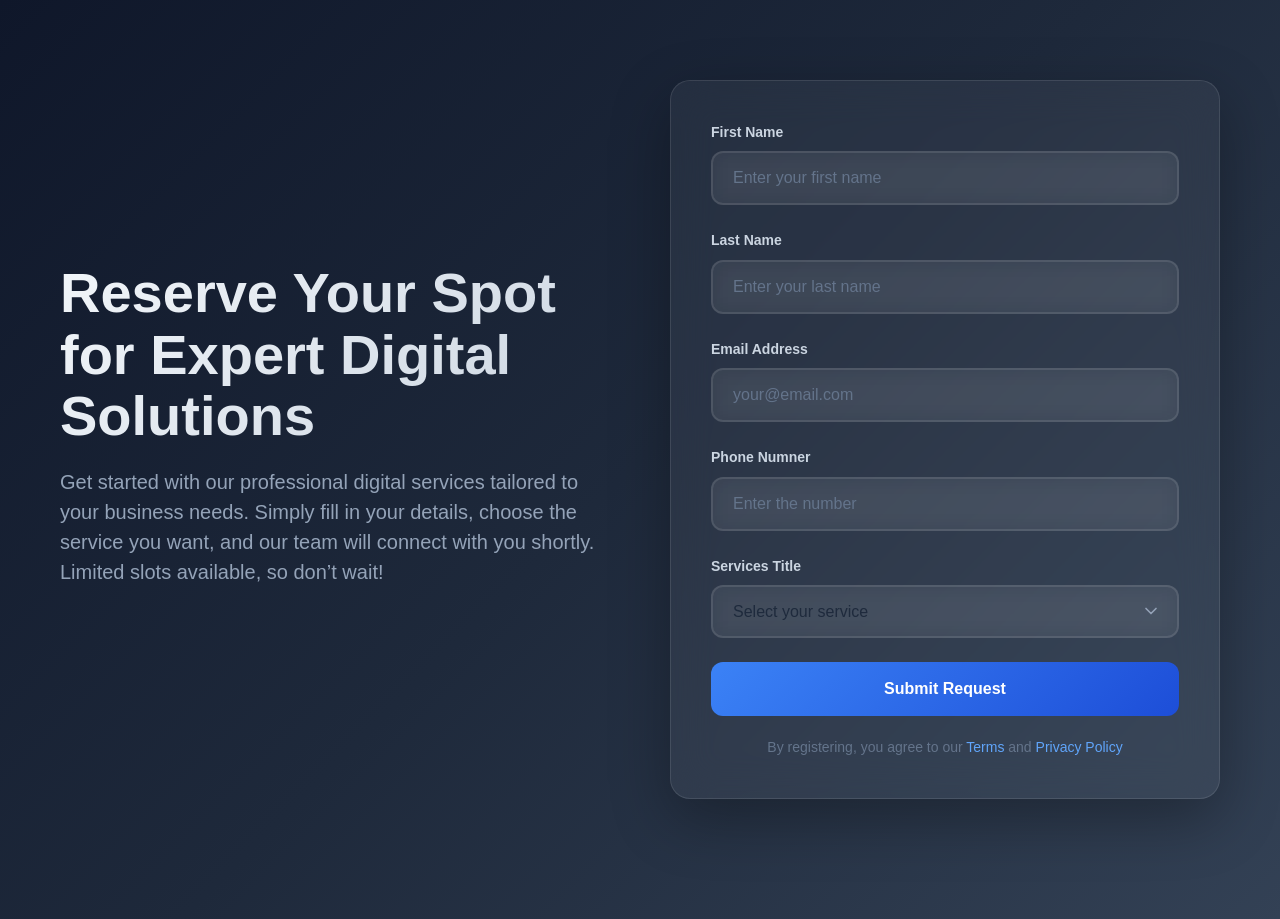
<file: contact.html>
<!DOCTYPE html>
<html lang="en">
<head>
    <meta charset="UTF-8">
    <meta name="viewport" content="width=device-width, initial-scale=1.0">
    <title>Document</title>
    <link rel="stylesheet" href="css/service.css">
    <script src="https://ajax.googleapis.com/ajax/libs/jquery/3.5.1/jquery.min.js"></script>
</head>
<body>
      <div id="preloader">
    <div class="loader"></div>
  </div>
    <!-- <div class="bg-decoration">
        <div class="bg-circle"></div>
        <div class="bg-circle"></div>
        <div class="bg-circle"></div>
    </div> -->

    <!-- <header class="header">
        <nav class="nav container">
            <a href="#" class="logo">TechForward</a>
            <ul class="nav-links">
                <li><a href="#about">About</a></li>
                <li><a href="#speakers">Speakers</a></li>
                <li><a href="#agenda">Agenda</a></li>
                <li><a href="#contact">Contact</a></li>
            </ul>
        </nav>
    </header> -->

    <main class="hero">
        <div class="container">
            <div class="hero-content">
                <div class="hero-text">
                    <h1>Reserve Your Spot for Expert Digital Solutions</h1>
                    <p>Get started with our professional digital services tailored to your business needs. Simply fill in your details, choose the service you want, and our team will connect with you shortly. Limited slots available, so don’t wait!</p>
                    
                    <!-- <div class="hero-stats">
                        <div class="stat">
                            <span class="stat-number">2,500+</span>
                            <span class="stat-label">Professionals Registered</span>
                        </div>
                        <div class="stat">
                            <span class="stat-number">3 hrs</span>
                            <span class="stat-label">Deep Dive Session</span>
                        </div>
                        <div class="stat">
                            <span class="stat-number">Free</span>
                            <span class="stat-label">Expert Training</span>
                        </div>
                    </div> -->
                </div>

                <div class="form-container">
                    <div class="form-card">
                        <!-- <div class="form-header">
                            <h3>Secure Your Spot</h3>
                            <p>December 15, 2025 • 2:00 PM EST</p>
                        </div> -->
                        
                        <form id="gform" action="">
                            <div class="form-group">
                                <label for="firstName">First Name</label>
                                <input type="text" id="firstName" name="First name" class="form-input" placeholder="Enter your first name" required>
                            </div>

                            <div class="form-group">
                                <label for="lastName">Last Name</label>
                                <input type="text" id="lastName" name="Last name" class="form-input" placeholder="Enter your last name" required>
                            </div>

                            <div class="form-group">
                                <label for="email">Email Address</label>
                                <input type="email" id="email" name="email" class="form-input" placeholder="your@email.com" required>
                            </div>
                            <div class="form-group">
                                <label for="phone">Phone Numner</label>
                                <input type="text" id="phone" name="phone" class="form-input" placeholder="Enter the number" required>
                            </div>

                            <!-- <div class="form-group">
                                <label for="company">Company</label>
                                <input type="text" id="company" name="company" class="form-input" placeholder="Your company name" required>
                            </div> -->

                            <div class="form-group">
                                <label for="jobTitle">Services Title</label>
                                <select id="jobTitle" name="service" class="form-input form-select" required>
                                    <option value="">Select your service</option>
                                    <option value="Corporate Films">Corporate Films</option>
                                    <option value="Brand Promotional Videos">Brand Promotional Videos</option>
                                    <option value="Product Shoot Videos">Product Shoot Videos</option>
                                    <option value="Social Media Content">Social Media Content (Reels, Shorts)</option>
                                    <option value="Event Videography">Event Videography</option>
                                    <option value="Client Testimonial Videos">Client Testimonial Videos</option>
                                    <option value="other">Other</option>
                                </select>
                            </div>

                            <button type="submit" class="submit-btn">
                                Submit Request
                            </button>
                        </form>

                        <!-- <div id="successMessage" class="success-message">
                            <h4>🎉 Registration Successful!</h4>
                            <p>Check your email for service details</p>
                        </div> -->

                        <div class="form-footer">
                            By registering, you agree to our <a href="#">Terms</a> and <a href="#">Privacy Policy</a>
                        </div>
                    </div>
                </div>
            </div>
        </div>
    </main>
    <script>
        $("#gform").submit((e)=>{
            e.preventDefault()
            $.ajax({
                url:"https://script.google.com/macros/s/AKfycbz-YUhYE2JkkqDzCeNjkPikgvSRhwuxOz3PR_FHk-d1Zab_ki5Jnd6C2pIjRfwLOGSN/exec",
                data:$("#gform").serialize(),
                method:"post",
                success:function (response){
                    alert("Form submitted successfully")
                    window.location.reload()
                    //window.location.href="https://google.com"
                },
                error:function (err){
                    alert("Something Error")
    
                }
            })
        })
        document.addEventListener('DOMContentLoaded', function() {
            const form = document.getElementById('webinarForm');
            const successMessage = document.getElementById('successMessage');
            const submitBtn = form.querySelector('.submit-btn');
            const originalBtnText = submitBtn.textContent;

            // Form validation and submission
            form.addEventListener('submit', function(e) {
                e.preventDefault();
                
                // Simple validation
                const requiredFields = form.querySelectorAll('[required]');
                let isValid = true;
                
                requiredFields.forEach(field => {
                    if (!field.value.trim()) {
                        isValid = false;
                        field.style.borderColor = '#EF4444';
                        setTimeout(() => {
                            field.style.borderColor = '';
                        }, 3000);
                    }
                });

                if (!isValid) {
                    submitBtn.textContent = 'Please fill all fields';
                    submitBtn.style.background = '#EF4444';
                    setTimeout(() => {
                        submitBtn.textContent = originalBtnText;
                        submitBtn.style.background = '';
                    }, 3000);
                    return;
                }

                // Simulate form submission
                submitBtn.textContent = 'Registering...';
                submitBtn.disabled = true;

                setTimeout(() => {
                    // Hide form and show success message
                    form.style.display = 'none';
                    successMessage.classList.add('show');
                }, 2000);
            });

            // Enhanced input interactions
            const inputs = form.querySelectorAll('.form-input');
            inputs.forEach(input => {
                input.addEventListener('focus', function() {
                    this.parentElement.style.transform = 'translateY(-2px)';
                });

                input.addEventListener('blur', function() {
                    this.parentElement.style.transform = 'translateY(0)';
                });

                // Real-time validation feedback
                input.addEventListener('input', function() {
                    if (this.value.trim()) {
                        this.style.borderColor = '#10B981';
                    } else {
                        this.style.borderColor = '';
                    }
                });
            });

            // Email validation
            const emailInput = document.getElementById('email');
            emailInput.addEventListener('blur', function() {
                const emailRegex = /^[^\s@]+@[^\s@]+\.[^\s@]+$/;
                if (this.value && !emailRegex.test(this.value)) {
                    this.style.borderColor = '#EF4444';
                    setTimeout(() => {
                        this.style.borderColor = '';
                    }, 3000);
                }
            });

            // Smooth scrolling for navigation links
            document.querySelectorAll('a[href^="#"]').forEach(anchor => {
                anchor.addEventListener('click', function (e) {
                    e.preventDefault();
                    const target = document.querySelector(this.getAttribute('href'));
                    if (target) {
                        target.scrollIntoView({
                            behavior: 'smooth',
                            block: 'start'
                        });
                    }
                });
            });

            // Add subtle parallax effect to background elements
            window.addEventListener('scroll', function() {
                const scrolled = window.pageYOffset;
                const circles = document.querySelectorAll('.bg-circle');
                
                circles.forEach((circle, index) => {
                    const speed = (index + 1) * 0.1;
                    circle.style.transform = `translateY(${scrolled * speed}px)`;
                });
            });

            // Add loading animation to form card
            const formCard = document.querySelector('.form-card');
            const observer = new IntersectionObserver((entries) => {
                entries.forEach(entry => {
                    if (entry.isIntersecting) {
                        entry.target.style.opacity = '1';
                        entry.target.style.transform = 'translateY(0)';
                    }
                });
            });

            formCard.style.opacity = '0';
            formCard.style.transform = 'translateY(30px)';
            formCard.style.transition = 'opacity 0.6s ease, transform 0.6s ease';
            
            observer.observe(formCard);
        });
         window.addEventListener("load", function() {
      // Delay so text is visible long enough
      setTimeout(() => {
        const preloader = document.getElementById("preloader");
        preloader.classList.add("hide"); // fade out
        document.getElementById("content").style.display = "block";
      }, 900); // show loader for 2.5s (adjust as you like)
    });

    </script>

    <script src="script.js"></script>
</body>
</html>
</file>
<file: css/service.css>
@import url("https://fonts.googleapis.com/css2?family=Poppins:ital,wght@0,100;0,200;0,300;0,400;0,500;0,600;0,700;0,800;0,900;1,100;1,200;1,300;1,400;1,500;1,600;1,700;1,800;1,900&display=swap");
@import url('https://fonts.googleapis.com/css2?family=Kaushan+Script&display=swap');
@import url('https://fonts.googleapis.com/css2?family=Whisper&display=swap');


  
  
  
  
  
  
  * {
            margin: 0;
            padding: 0;
            box-sizing: border-box;
        }

        body {
            font-family: 'Inter', -apple-system, BlinkMacSystemFont, 'Segoe UI', Roboto, sans-serif;
            background: linear-gradient(135deg, #0F172A 0%, #1E293B 50%, #334155 100%);
            color: #F1F5F9;
            line-height: 1.6;
            overflow-x: hidden;
        }

        .container {
            max-width: 1200px;
            margin: 0 auto;
            padding: 0 20px;
        }

        /* Header */
        .header {
            padding: 20px 0;
            position: relative;
            z-index: 100;
        }

        .nav {
            display: flex;
            justify-content: space-between;
            align-items: center;
        }

        .logo {
            font-size: 24px;
            font-weight: 800;
            color: #60A5FA;
            text-decoration: none;
        }

        .nav-links {
            display: flex;
            gap: 30px;
            list-style: none;
        }

        .nav-links a {
            color: #CBD5E1;
            text-decoration: none;
            font-weight: 500;
            transition: color 0.3s ease;
        }

        .nav-links a:hover {
            color: #60A5FA;
        }

        /* Hero Section */
        .hero {
            padding: 80px 0 120px;
            position: relative;
        }

        .hero-content {
            display: grid;
            grid-template-columns: 1fr 1fr;
            gap: 60px;
            align-items: center;
        }

        .hero-text {
            z-index: 2;
        }

        .hero-badge {
            display: inline-block;
            background: rgba(96, 165, 250, 0.1);
            color: #60A5FA;
            padding: 8px 16px;
            border-radius: 20px;
            font-size: 14px;
            font-weight: 600;
            border: 1px solid rgba(96, 165, 250, 0.2);
            margin-bottom: 20px;
        }

        .hero h1 {
            font-size: clamp(40px, 5vw, 56px);
            font-weight: 800;
            margin-bottom: 20px;
            line-height: 1.1;
            background: linear-gradient(135deg, #F1F5F9 0%, #CBD5E1 100%);
            -webkit-background-clip: text;
            -webkit-text-fill-color: transparent;
            background-clip: text;
        }

        .hero p {
            font-size: 20px;
            color: #94A3B8;
            margin-bottom: 30px;
            line-height: 1.5;
        }

        .hero-stats {
            display: flex;
            gap: 30px;
            margin-top: 40px;
        }

        .stat {
            text-align: left;
        }

        .stat-number {
            font-size: 28px;
            font-weight: 700;
            color: #60A5FA;
            display: block;
        }

        .stat-label {
            font-size: 14px;
            color: #64748B;
            margin-top: 4px;
        }

        /* Form Section */
        .form-container {
            position: relative;
            z-index: 2;
        }

        .form-card {
            background: rgba(255, 255, 255, 0.05);
            backdrop-filter: blur(20px);
            border: 1px solid rgba(255, 255, 255, 0.1);
            border-radius: 20px;
            padding: 40px;
            box-shadow: 0 20px 60px rgba(0, 0, 0, 0.3);
            transition: transform 0.3s ease, box-shadow 0.3s ease;
        }

        .form-card:hover {
            transform: translateY(-5px);
            box-shadow: 0 30px 80px rgba(0, 0, 0, 0.4);
        }

        .form-header {
            text-align: center;
            margin-bottom: 30px;
        }

        .form-header h3 {
            font-size: 24px;
            font-weight: 700;
            margin-bottom: 8px;
            color: #F1F5F9;
        }

        .form-header p {
            color: #94A3B8;
            font-size: 16px;
        }

        .form-group {
            margin-bottom: 24px;
            position: relative;
        }

        .form-group label {
            display: block;
            margin-bottom: 8px;
            font-weight: 600;
            color: #CBD5E1;
            font-size: 14px;
        }

        .form-input {
            width: 100%;
            padding: 16px 20px;
            border: 2px solid rgba(255, 255, 255, 0.1);
            background: rgba(255, 255, 255, 0.05);
            border-radius: 12px;
            color: #1f2b3d;
            font-size: 16px;
            transition: all 0.3s ease;
            backdrop-filter: blur(10px);
        }

        .form-input:focus {
            outline: none;
            border-color: #60A5FA;
            background: rgba(96, 165, 250, 0.1);
            box-shadow: 0 0 0 4px rgba(96, 165, 250, 0.1);
        }

        .form-input::placeholder {
            color: #64748B;
        }

        .form-select {
            appearance: none;
            background-image: url("data:image/svg+xml;charset=UTF-8,%3csvg xmlns='http://www.w3.org/2000/svg' viewBox='0 0 24 24' fill='none' stroke='%2394A3B8' stroke-width='2' stroke-linecap='round' stroke-linejoin='round'%3e%3cpolyline points='6,9 12,15 18,9'%3e%3c/polyline%3e%3c/svg%3e");
            background-repeat: no-repeat;
            background-position: right 16px center;
            background-size: 20px;
            padding-right: 50px;
        }

        .submit-btn {
            width: 100%;
            padding: 18px;
            background: linear-gradient(135deg, #3B82F6 0%, #1D4ED8 100%);
            border: none;
            border-radius: 12px;
            color: white;
            font-size: 16px;
            font-weight: 600;
            cursor: pointer;
            transition: all 0.3s ease;
            position: relative;
            overflow: hidden;
        }

        .submit-btn::before {
            content: '';
            position: absolute;
            top: 0;
            left: -100%;
            width: 100%;
            height: 100%;
            background: linear-gradient(90deg, transparent, rgba(255, 255, 255, 0.2), transparent);
            transition: left 0.5s ease;
        }

        .submit-btn:hover::before {
            left: 100%;
        }

        .submit-btn:hover {
            transform: translateY(-2px);
            box-shadow: 0 10px 30px rgba(59, 130, 246, 0.4);
        }

        .submit-btn:active {
            transform: translateY(0);
        }

        .form-footer {
            text-align: center;
            margin-top: 20px;
            font-size: 14px;
            color: #64748B;
        }

        .form-footer a {
            color: #60A5FA;
            text-decoration: none;
        }

        /* Background Elements */
        .bg-decoration {
            position: absolute;
            top: 0;
            left: 0;
            width: 100%;
            height: 100%;
            overflow: hidden;
            z-index: 1;
        }

        .bg-circle {
            position: absolute;
            border-radius: 50%;
            background: radial-gradient(circle, rgba(96, 165, 250, 0.1) 0%, transparent 70%);
            animation: float 6s ease-in-out infinite;
        }

        .bg-circle:nth-child(1) {
            width: 300px;
            height: 300px;
            top: -150px;
            right: -150px;
            animation-delay: 0s;
        }

        .bg-circle:nth-child(2) {
            width: 200px;
            height: 200px;
            bottom: -100px;
            left: -100px;
            animation-delay: 2s;
        }

        .bg-circle:nth-child(3) {
            width: 150px;
            height: 150px;
            top: 50%;
            left: 50%;
            transform: translate(-50%, -50%);
            animation-delay: 4s;
        }

        @keyframes float {
            0%, 100% { transform: translateY(0px) rotate(0deg); }
            50% { transform: translateY(-20px) rotate(180deg); }
        }

        /* Success Message */
        .success-message {
            display: none;
            text-align: center;
            padding: 30px;
            background: linear-gradient(135deg, #10B981, #059669);
            border-radius: 12px;
            margin-top: 20px;
        }

        .success-message.show {
            display: block;
            animation: slideInUp 0.5s ease;
        }

        @keyframes slideInUp {
            from {
                opacity: 0;
                transform: translateY(20px);
            }
            to {
                opacity: 1;
                transform: translateY(0);
            }
        }

        /* Responsive Design */
        @media (max-width: 768px) {
            .hero-content {
                grid-template-columns: 1fr;
                gap: 40px;
                text-align: center;
            }

            .form-card {
                padding: 30px 20px;
            }

            .hero-stats {
                justify-content: center;
            }

            .nav-links {
                display: none;
            }
        }

#preloader {
      position: fixed;
      top: 0;
      left: 0;
      width: 100%;
      height: 100%;
background-color: #000000;
      display: flex;
      justify-content: center;
      align-items: center;
      z-index: 9999;
      transition: opacity 0.8s ease, visibility 0.8s ease;
    }

    /* Loader text */
    .loader {
      width: fit-content;
      font-weight: bold;
      font-family: monospace;
      font-size: 55px;
       letter-spacing: -2px;
      font-family: "Poppins";
      background: radial-gradient(circle closest-side,#ffffff 94%,#d93a3a00) right/calc(200% - 1em) 100%;
      animation: l24 2s infinite alternate linear; /* slowed to 4s */
    }

    .loader::before {
      content: "Betroverse";
        font-family: "Poppins";
        letter-spacing: -2px;
      line-height: 1em;
      color: #0000;
      background: inherit;
      background-image: radial-gradient(circle closest-side,#000000 94%,#4ab96c);
      -webkit-background-clip: text;
              background-clip: text;
    }

    @keyframes l24 {
      100% { background-position: left; }
    }

    /* Hide preloader after fade */
    #preloader.hide {
      opacity: 0;
      visibility: hidden;
    }
</file>
